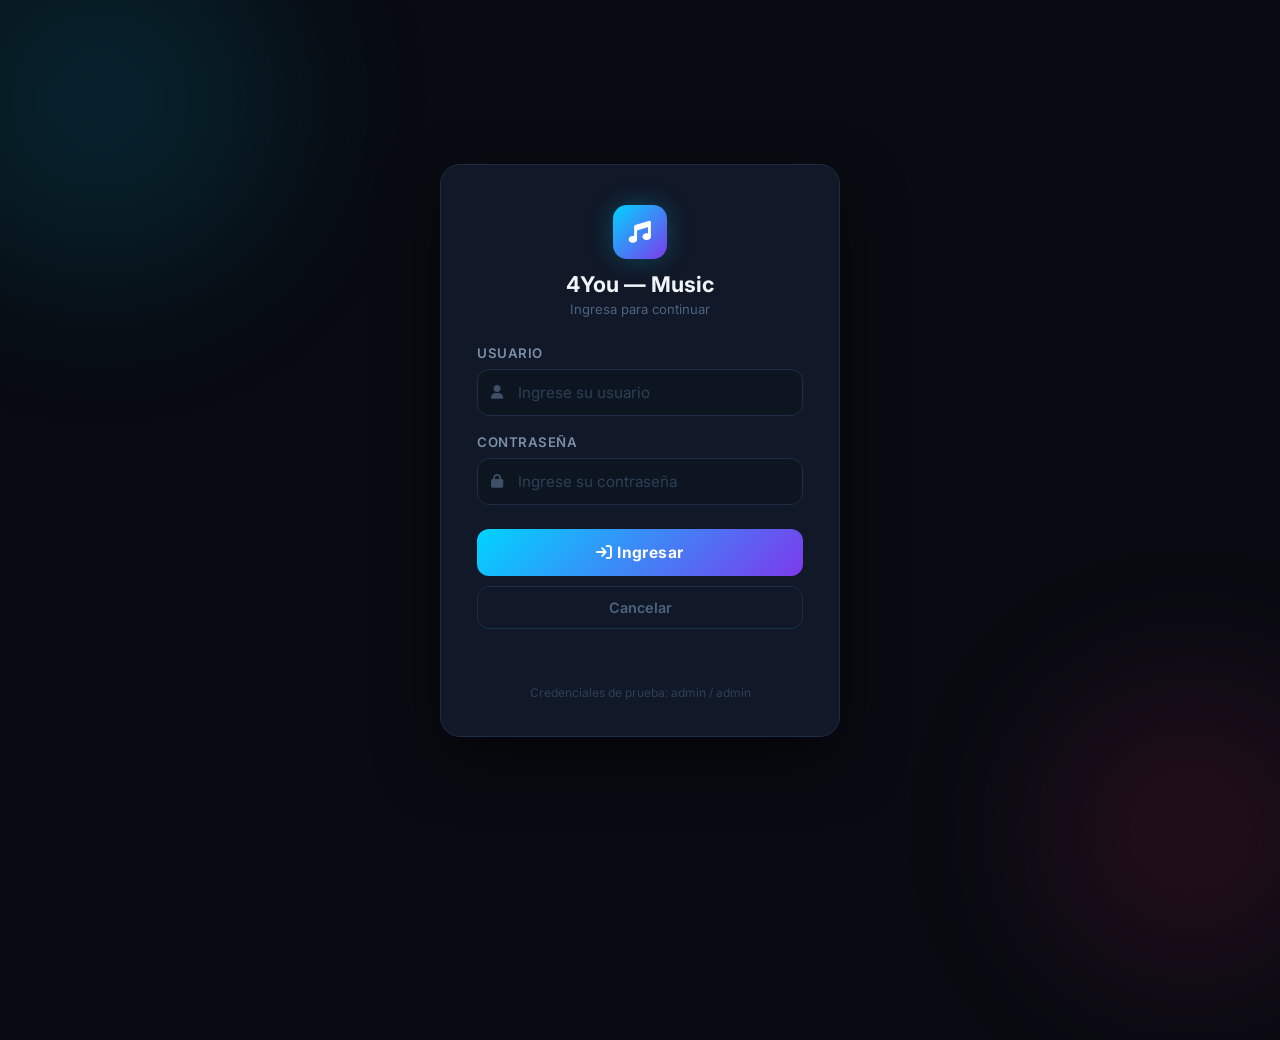
<file: index.html>
<!DOCTYPE html>
<html lang="es">
<head>
    <meta charset="UTF-8">
    <meta name="viewport" content="width=device-width, initial-scale=1.0">
    <title>Iniciar Sesión</title>
    <link href="https://fonts.googleapis.com/css2?family=Inter:wght@400;500;600;700&display=swap" rel="stylesheet">
    <link rel="stylesheet" href="https://cdnjs.cloudflare.com/ajax/libs/font-awesome/6.5.1/css/all.min.css">
    <style>
        *, *::before, *::after { box-sizing: border-box; margin: 0; padding: 0; }

        /* ── Page transitions ── */
        @keyframes pg-in  { from { opacity:0; transform:translateY(10px); } to { opacity:1; transform:translateY(0); } }
        @keyframes pg-out { from { opacity:1; transform:translateY(0); }   to { opacity:0; transform:translateY(-8px); } }
        body { animation: pg-in .35s ease both; }
        body.page-out { animation: pg-out .24s ease both !important; pointer-events: none !important; }

        body {
            min-height: 100vh;
            background: #080b11;
            display: flex;
            align-items: center;
            justify-content: center;
            font-family: 'Inter', sans-serif;
            position: relative;
            overflow: hidden;
        }

        /* Decorative blobs */
        body::before, body::after {
            content: '';
            position: absolute;
            border-radius: 50%;
            filter: blur(80px);
            opacity: .18;
            pointer-events: none;
        }
        body::before {
            width: 520px; height: 520px;
            background: radial-gradient(circle, #00d4ff, transparent 70%);
            top: -160px; left: -160px;
        }
        body::after {
            width: 420px; height: 420px;
            background: radial-gradient(circle, #ff2d78, transparent 70%);
            bottom: -140px; right: -120px;
        }

        .login-card {
            position: relative;
            z-index: 1;
            width: 100%;
            max-width: 400px;
            background: #111827;
            border: 1px solid #1e2d45;
            border-radius: 20px;
            padding: 40px 36px 36px;
            box-shadow: 0 24px 60px rgba(0,0,0,.5);
        }

        .login-logo {
            text-align: center;
            margin-bottom: 28px;
        }

        .login-logo-icon {
            width: 54px; height: 54px;
            background: linear-gradient(135deg, #00d4ff 0%, #7c3aed 100%);
            border-radius: 14px;
            display: inline-flex;
            align-items: center;
            justify-content: center;
            font-size: 22px;
            color: #fff;
            margin-bottom: 12px;
            box-shadow: 0 0 24px rgba(0,212,255,.25);
        }

        .login-title {
            font-size: 1.35rem;
            font-weight: 700;
            color: #f1f5f9;
            margin-bottom: 4px;
        }

        .login-subtitle {
            font-size: 0.82rem;
            color: #4d6480;
        }

        .form-group {
            margin-bottom: 18px;
        }

        .form-label {
            display: block;
            font-size: 0.83rem;
            font-weight: 600;
            color: #7a8fa8;
            margin-bottom: 8px;
            text-transform: uppercase;
            letter-spacing: .04em;
        }

        .input-wrap {
            position: relative;
        }

        .input-icon {
            position: absolute;
            left: 14px;
            top: 50%;
            transform: translateY(-50%);
            color: #3d5068;
            font-size: 14px;
            pointer-events: none;
        }

        .form-control {
            width: 100%;
            background: #0d1520;
            border: 1.5px solid #1e2d45;
            border-radius: 12px;
            padding: 13px 14px 13px 40px;
            font-size: 0.95rem;
            font-family: 'Inter', sans-serif;
            color: #e8edf5;
            transition: border-color .2s, box-shadow .2s;
        }

        .form-control::placeholder { color: #2d4057; }

        .form-control:focus {
            outline: none;
            border-color: #00d4ff;
            box-shadow: 0 0 0 4px rgba(0,212,255,.12);
        }

        .btn-login {
            width: 100%;
            padding: 14px;
            margin-top: 6px;
            border: none;
            border-radius: 12px;
            background: linear-gradient(135deg, #00d4ff 0%, #7c3aed 100%);
            color: #fff;
            font-size: 0.97rem;
            font-weight: 700;
            font-family: 'Inter', sans-serif;
            cursor: pointer;
            transition: opacity .2s, transform .15s;
            letter-spacing: .03em;
        }

        .btn-login:hover  { opacity: .88; transform: translateY(-1px); }
        .btn-login:active { transform: translateY(0); }

        .btn-cancel {
            width: 100%;
            padding: 12px;
            margin-top: 10px;
            border: 1.5px solid #1e2d45;
            border-radius: 12px;
            background: transparent;
            color: #4d6480;
            font-size: 0.9rem;
            font-weight: 600;
            font-family: 'Inter', sans-serif;
            cursor: pointer;
            transition: background .2s, color .2s, border-color .2s;
        }

        .btn-cancel:hover {
            background: #1a2d44;
            color: #7a8fa8;
            border-color: #2a3f58;
        }

        #mensaje {
            min-height: 22px;
            margin-top: 14px;
            text-align: center;
            font-size: 0.85rem;
            font-weight: 600;
            color: #ff6b6b;
            padding: 0 4px;
        }

        #mensaje.success {
            color: #39d353;
        }

        .login-hint {
            text-align: center;
            margin-top: 20px;
            font-size: 0.75rem;
            color: #2d4057;
        }
    </style>
</head>
<body>

<div class="login-card">
    <div class="login-logo">
        <div class="login-logo-icon"><i class="fas fa-music"></i></div>
        <div class="login-title">4You — Music</div>
        <div class="login-subtitle">Ingresa para continuar</div>
    </div>

    <div class="form-group">
        <label class="form-label">Usuario</label>
        <div class="input-wrap">
            <i class="fas fa-user input-icon"></i>
            <input type="text" id="usuario" class="form-control" placeholder="Ingrese su usuario" autocomplete="username">
        </div>
    </div>

    <div class="form-group">
        <label class="form-label">Contraseña</label>
        <div class="input-wrap">
            <i class="fas fa-lock input-icon"></i>
            <input type="password" id="password" class="form-control" placeholder="Ingrese su contraseña" autocomplete="current-password"
                   onkeydown="if(event.key==='Enter') validarLogin()">
        </div>
    </div>

    <button class="btn-login" onclick="validarLogin()">
        <i class="fas fa-arrow-right-to-bracket"></i> Ingresar
    </button>
    <button class="btn-cancel" onclick="limpiar()">Cancelar</button>

    <div id="mensaje"></div>

    <p class="login-hint">Credenciales de prueba: admin / admin</p>
</div>

<script>
    function validarLogin() {
        const usuario  = document.getElementById("usuario").value;
        const password = document.getElementById("password").value;
        const mensaje  = document.getElementById("mensaje");

        if (usuario === "admin" && password === "admin") {
            mensaje.className = "success";
            mensaje.textContent = "Acceso correcto, redirigiendo…";
            document.body.classList.add('page-out');
            setTimeout(function(){ window.location.href = "hub.html"; }, 260);
        } else {
            mensaje.className = "";
            mensaje.textContent = "Usuario o contraseña incorrectos";
            /* shake animation */
            const card = document.querySelector('.login-card');
            card.style.animation = 'shake .35s ease';
            setTimeout(()=> card.style.animation = '', 400);
        }
    }

    function limpiar() {
        document.getElementById("usuario").value  = "";
        document.getElementById("password").value = "";
        document.getElementById("mensaje").textContent = "";
        document.getElementById("mensaje").className = "";
    }
</script>

<style>
@keyframes shake {
    0%,100% { transform: translateX(0); }
    20%      { transform: translateX(-8px); }
    40%      { transform: translateX(8px); }
    60%      { transform: translateX(-5px); }
    80%      { transform: translateX(5px); }
}

/* ════════════════════════════════════════════════════
   RESPONSIVE — TABLET  (max-width: 1024px)
   La tarjeta de login ya tiene max-width:400px y
   está centrada, así que solo ajustamos padding.
════════════════════════════════════════════════════ */
@media (max-width: 1024px) {

  .login-card {
    padding: 32px 28px 28px !important;
  }
}

/* ════════════════════════════════════════════════════
   RESPONSIVE — MÓVIL  (max-width: 640px)
   La tarjeta ocupa casi todo el ancho de pantalla.
   Los blobs decorativos se escalan para no desbordar.
════════════════════════════════════════════════════ */
@media (max-width: 640px) {

  /* ── Cuerpo: permitir scroll si la pantalla es muy baja ── */
  body {
    align-items: flex-start !important;
    padding: 24px 14px !important;
    overflow: auto !important;
  }

  /* ── Blobs decorativos más pequeños ── */
  body::before {
    width: 280px !important;
    height: 280px !important;
    top: -100px !important;
    left: -100px !important;
  }
  body::after {
    width: 220px !important;
    height: 220px !important;
    bottom: -80px !important;
    right: -80px !important;
  }

  /* ── Tarjeta: ancho completo, padding reducido ── */
  .login-card {
    max-width: 100% !important;
    padding: 28px 18px 22px !important;
    border-radius: 16px !important;
  }

  /* ── Logo un poco más pequeño ── */
  .login-logo-icon {
    width: 46px !important;
    height: 46px !important;
    font-size: 18px !important;
  }

  .login-title {
    font-size: 1.15rem !important;
  }

  /* ── Inputs cómodos para el teclado táctil ── */
  .form-control {
    padding: 14px 14px 14px 40px !important;
    font-size: 1rem !important;
  }

  /* ── Botones más altos para toque fácil ── */
  .btn-login {
    padding: 16px !important;
    font-size: 1rem !important;
  }
  .btn-cancel {
    padding: 14px !important;
  }
}
</style>

</body>
</html>
</file>
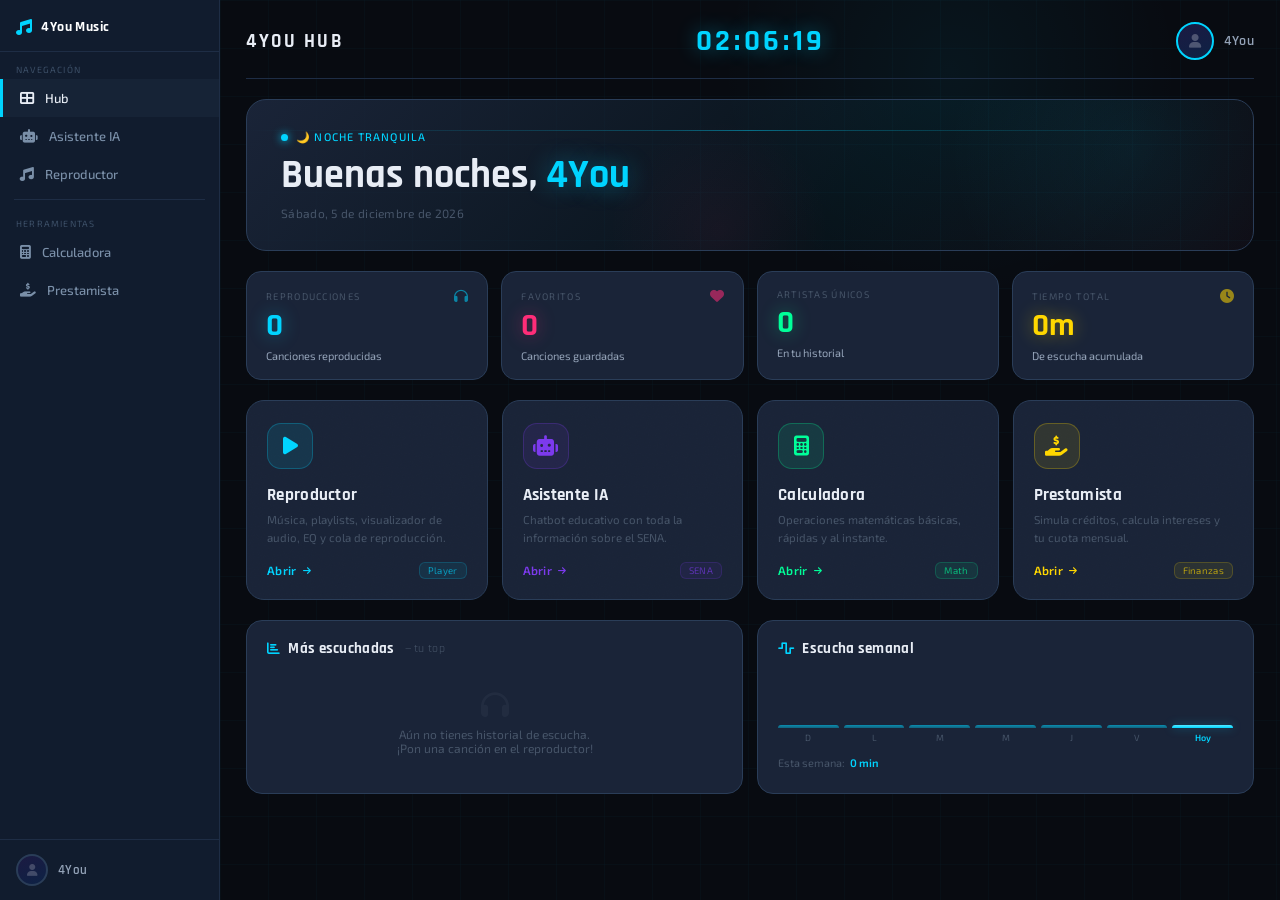
<file: hub.html>
<!DOCTYPE html>
<html lang="es">
<head>
  <meta charset="UTF-8">
  <meta name="viewport" content="width=device-width, initial-scale=1.0">
  <title>4You — Hub</title>
  <link rel="preconnect" href="https://fonts.googleapis.com">
  <link rel="preconnect" href="https://fonts.gstatic.com" crossorigin>
  <link href="https://fonts.googleapis.com/css2?family=Rajdhani:wght@400;500;600;700&family=Exo+2:wght@300;400;500;600&display=swap" rel="stylesheet">
  <link rel="stylesheet" href="https://cdnjs.cloudflare.com/ajax/libs/font-awesome/6.5.1/css/all.min.css">
  <style>
    /* ══════════════════════════════════════════
       VARIABLES — espejo exacto del reproductor
    ══════════════════════════════════════════ */
    :root {
      --bg0:#080b11; --bg1:#0d1220; --bg2:#111927; --bg3:#172035;
      --card:#1a2438; --card-h:#1f2d44;
      --border:#1e2d45; --border-bright:#2a3d58;
      --cyan:#00d4ff; --pink:#ff2d78; --violet:#7c3aed;
      --green:#00ff99; --gold:#ffd700;
      --text0:#e8edf5; --text1:#94a3b8; --text2:#475569;
      --rgb-dur:5s;
    }

    /* ══════════════════════════════════════════
       RESET
    ══════════════════════════════════════════ */
    *, *::before, *::after { box-sizing: border-box; margin:0; padding:0; }
    html, body { height:100%; overflow:hidden; }
    a { text-decoration:none; color:inherit; }

    body {
      font-family:'Exo 2', sans-serif;
      background: var(--bg0);
      color: var(--text0);
      display: flex;
    }

    /* ══════════════════════════════════════════
       PAGE TRANSITIONS
    ══════════════════════════════════════════ */
    @keyframes pg-in  { from{opacity:0;transform:translateY(6px)} to{opacity:1;transform:translateY(0)} }
    @keyframes pg-out { from{opacity:1;transform:translateY(0)} to{opacity:0;transform:translateY(-6px)} }
    body { animation: pg-in .3s ease both; }
    body.page-out { animation: pg-out .24s ease both !important; pointer-events:none !important; }

    /* ══════════════════════════════════════════
       KEYFRAMES
    ══════════════════════════════════════════ */
    @keyframes rgb-stroke {
      0%{border-color:#ff0066} 14%{border-color:#ff6600} 28%{border-color:#ffe600}
      42%{border-color:#00ff99} 57%{border-color:#00d4ff} 71%{border-color:#9b00ff}
      85%{border-color:#ff00aa} 100%{border-color:#ff0066}
    }
    @keyframes rgb-text {
      0%{color:#ff0066} 20%{color:#ff8800} 40%{color:#00ff88}
      60%{color:#00d4ff} 80%{color:#aa00ff} 100%{color:#ff0066}
    }
    @keyframes rgb-shadow {
      0%  {box-shadow:0 0 18px rgba(255,0,102,.3)}
      20% {box-shadow:0 0 18px rgba(255,136,0,.3)}
      40% {box-shadow:0 0 18px rgba(0,255,136,.3)}
      60% {box-shadow:0 0 18px rgba(0,212,255,.3)}
      80% {box-shadow:0 0 18px rgba(170,0,255,.3)}
      100%{box-shadow:0 0 18px rgba(255,0,102,.3)}
    }
    @keyframes fade-up {
      from{opacity:0;transform:translateY(16px)} to{opacity:1;transform:translateY(0)}
    }
    @keyframes blink { 0%,100%{opacity:.7} 50%{opacity:.15} }
    @keyframes pulse-dot {
      0%,100%{transform:scale(1);opacity:1} 50%{transform:scale(.65);opacity:.5}
    }
    @keyframes scan {
      from{transform:translateY(-100%)} to{transform:translateY(100vh)}
    }

    .rgb-accent { animation: rgb-text var(--rgb-dur) linear infinite; }

    /* ══════════════════════════════════════════
       SIDEBAR
    ══════════════════════════════════════════ */
    .sidebar {
      width:220px; min-height:100vh; flex-shrink:0;
      background:#111c2e; border-right:1px solid #1e2d45;
      display:flex; flex-direction:column;
      overflow-y:auto; overflow-x:hidden;
    }
    .sidebar::-webkit-scrollbar { width:0; }

    .snav-brand {
      padding:18px 16px 15px;
      color:#fff; font-size:14px; font-weight:700;
      border-bottom:1px solid #1e2d45;
      display:flex; align-items:center; gap:9px;
      letter-spacing:.4px; font-family:'Rajdhani',sans-serif; flex-shrink:0;
    }
    .snav-brand i { color:var(--cyan); font-size:16px; }

    .snav-label {
      padding:12px 16px 4px; flex-shrink:0;
      font-size:9px; color:#3d5068;
      text-transform:uppercase; letter-spacing:1.2px;
      font-family:'Exo 2',sans-serif;
    }
    .snav-divider { height:1px; background:#1e2d45; margin:6px 14px; flex-shrink:0; }

    .snav-item {
      display:flex; align-items:center; gap:11px;
      padding:11px 17px; flex-shrink:0;
      color:#7a8fa8; font-size:13px; font-weight:500;
      text-decoration:none; cursor:pointer;
      border-left:3px solid transparent;
      transition:background .15s, color .15s, border-color .15s;
      font-family:'Exo 2',sans-serif;
    }
    .snav-item i { font-size:14px; flex-shrink:0; }
    .snav-item:hover { background:#1a2d44; color:#e8edf5; border-left-color:#39d353; }
    .snav-item.active { background:#162336; color:#e8edf5; border-left-color:var(--cyan); }

    /* Sidebar profile footer */
    .snav-profile {
      margin-top:auto; padding:14px 16px;
      border-top:1px solid #1e2d45;
      display:flex; align-items:center; gap:10px;
      flex-shrink:0;
    }
    .snav-profile-avatar {
      width:32px; height:32px; border-radius:50%; flex-shrink:0;
      background:linear-gradient(155deg,#1c1a42,#0d2245);
      border:2px solid var(--border-bright); overflow:hidden;
      display:flex; align-items:center; justify-content:center;
      font-size:12px; color:rgba(255,255,255,.2); position:relative;
    }
    .snav-profile-avatar img { position:absolute; inset:0; width:100%; height:100%; object-fit:cover; }
    .snav-profile-name {
      font-family:'Rajdhani',sans-serif; font-size:13px; font-weight:600;
      color:var(--text1); letter-spacing:.4px; white-space:nowrap;
      overflow:hidden; text-overflow:ellipsis; flex:1; min-width:0;
    }

    /* ══════════════════════════════════════════
       MAIN SCROLL AREA
    ══════════════════════════════════════════ */
    .main-area {
      flex:1; display:flex; flex-direction:column;
      overflow-y:auto; overflow-x:hidden;
      position:relative;
      scrollbar-width:thin;
      scrollbar-color:var(--border-bright) transparent;
    }

    /* Subtle grid overlay */
    .main-area::before {
      content:''; position:fixed;
      top:0; left:220px; right:0; bottom:0;
      background-image:
        linear-gradient(rgba(0,212,255,.022) 1px, transparent 1px),
        linear-gradient(90deg, rgba(0,212,255,.022) 1px, transparent 1px);
      background-size:48px 48px;
      pointer-events:none; z-index:0;
    }

    /* Ambient glow blobs */
    .main-area::after {
      content:''; position:fixed;
      top:-180px; right:80px;
      width:500px; height:500px;
      background:radial-gradient(circle, rgba(0,212,255,.055) 0%, transparent 65%);
      pointer-events:none; z-index:0;
    }

    .hub-content {
      position:relative; z-index:1;
      padding:22px 26px 36px;
      display:flex; flex-direction:column;
      gap:20px;
      min-height:100%;
    }

    /* ══════════════════════════════════════════
       TOP BAR
    ══════════════════════════════════════════ */
    .hub-topbar {
      display:flex; align-items:center; justify-content:space-between;
      padding-bottom:18px;
      border-bottom:1px solid var(--border);
      animation: fade-up .3s ease both;
      flex-shrink:0;
    }

    .hub-wordmark {
      font-family:'Rajdhani',sans-serif;
      font-size:19px; font-weight:700;
      letter-spacing:2.5px; text-transform:uppercase;
    }
    .hub-wordmark .accent { animation:rgb-text var(--rgb-dur) linear infinite; }

    .hub-clock {
      font-family:'Rajdhani',sans-serif;
      font-size:30px; font-weight:700;
      color:var(--cyan); letter-spacing:3px;
      text-shadow:0 0 20px rgba(0,212,255,.45);
      display:flex; align-items:center;
      user-select:none;
    }
    .clock-sep { animation:blink 1s step-end infinite; margin:0 1px; }

    .hub-user {
      display:flex; align-items:center; gap:10px;
    }
    .hub-avatar {
      width:38px; height:38px; border-radius:50%;
      background:linear-gradient(155deg,#1c1a42,#0d2245);
      border:2.5px solid var(--cyan);
      overflow:hidden; position:relative;
      display:flex; align-items:center; justify-content:center;
      font-size:14px; color:rgba(255,255,255,.25);
      animation:rgb-stroke var(--rgb-dur) linear infinite,
                rgb-shadow var(--rgb-dur) linear infinite;
    }
    .hub-avatar img { position:absolute; inset:0; width:100%; height:100%; object-fit:cover; }
    .hub-username {
      font-family:'Rajdhani',sans-serif;
      font-size:14px; font-weight:600;
      color:var(--text1); letter-spacing:.5px;
    }

    /* ══════════════════════════════════════════
       GREETING HERO
    ══════════════════════════════════════════ */
    .hub-greeting {
      position:relative; overflow:hidden;
      background:linear-gradient(135deg, var(--card) 0%, rgba(0,212,255,.04) 60%, rgba(255,45,120,.03) 100%);
      border:1px solid var(--border-bright);
      border-radius:20px;
      padding:30px 34px;
      animation:fade-up .38s .04s ease both;
    }

    /* Decorative corner glow */
    .hub-greeting::before {
      content:''; position:absolute;
      width:400px; height:400px;
      background:radial-gradient(circle, rgba(0,212,255,.07) 0%, transparent 65%);
      top:-150px; right:-80px; pointer-events:none;
    }
    .hub-greeting::after {
      content:''; position:absolute;
      width:240px; height:240px;
      background:radial-gradient(circle, rgba(255,45,120,.05) 0%, transparent 65%);
      bottom:-100px; left:35%; pointer-events:none;
    }

    /* Scan line sweep */
    .greeting-scan {
      position:absolute; left:0; right:0; height:1px;
      background:linear-gradient(90deg, transparent 0%, rgba(0,212,255,.25) 40%, rgba(0,212,255,.45) 50%, rgba(0,212,255,.25) 60%, transparent 100%);
      animation:scan 6s ease-in-out infinite;
      pointer-events:none;
    }

    .greeting-eyebrow {
      position:relative;
      font-size:11px; color:var(--cyan);
      font-family:'Exo 2',sans-serif; font-weight:500;
      letter-spacing:1.2px; text-transform:uppercase;
      display:flex; align-items:center; gap:8px;
      margin-bottom:10px;
    }
    .greeting-dot {
      width:7px; height:7px; border-radius:50%;
      background:var(--cyan);
      box-shadow:0 0 8px var(--cyan);
      animation:pulse-dot 2s ease-in-out infinite;
    }

    .greeting-title {
      position:relative;
      font-family:'Rajdhani',sans-serif;
      font-size:40px; font-weight:700;
      color:var(--text0); line-height:1.1;
      margin-bottom:8px;
    }
    .greeting-title .name {
      color:var(--cyan);
      text-shadow:0 0 24px rgba(0,212,255,.4);
    }

    .greeting-date {
      position:relative;
      font-size:12px; color:var(--text2);
      font-family:'Exo 2',sans-serif; letter-spacing:.3px;
    }

    /* ══════════════════════════════════════════
       STATS ROW
    ══════════════════════════════════════════ */
    .hub-stats {
      display:grid;
      grid-template-columns:repeat(4,1fr);
      gap:13px;
      animation:fade-up .38s .08s ease both;
    }

    .stat-tile {
      background:var(--card); border:1px solid var(--border-bright);
      border-radius:15px; padding:17px 19px;
      display:flex; flex-direction:column; gap:7px;
      transition:transform .26s cubic-bezier(.34,1.56,.64,1), border-color .22s, box-shadow .22s;
    }
    .stat-tile:hover { transform:translateY(-4px); }

    .stat-tile-head {
      display:flex; align-items:center;
      justify-content:space-between;
    }
    .stat-tile-label {
      font-size:9.5px; color:var(--text2);
      text-transform:uppercase; letter-spacing:1.3px;
      font-family:'Exo 2',sans-serif;
    }
    .stat-tile-ico { font-size:14px; opacity:.55; }

    .stat-tile-val {
      font-family:'Rajdhani',sans-serif;
      font-size:32px; font-weight:700;
      line-height:1;
    }
    .stat-tile-sub {
      font-size:11px; color:var(--text1);
      font-family:'Exo 2',sans-serif;
    }

    /* Color variants */
    .st-cyan  .stat-tile-ico,.st-cyan  .stat-tile-val { color:var(--cyan); }
    .st-pink  .stat-tile-ico,.st-pink  .stat-tile-val { color:var(--pink); }
    .st-green .stat-tile-ico,.st-green .stat-tile-val { color:var(--green); }
    .st-gold  .stat-tile-ico,.st-gold  .stat-tile-val { color:var(--gold); }

    .st-cyan  .stat-tile-val { text-shadow:0 0 18px rgba(0,212,255,.4); }
    .st-pink  .stat-tile-val { text-shadow:0 0 18px rgba(255,45,120,.4); }
    .st-green .stat-tile-val { text-shadow:0 0 18px rgba(0,255,153,.4); }
    .st-gold  .stat-tile-val { text-shadow:0 0 18px rgba(255,215,0,.4); }

    .st-cyan:hover  { border-color:rgba(0,212,255,.45);  box-shadow:0 10px 30px rgba(0,212,255,.1); }
    .st-pink:hover  { border-color:rgba(255,45,120,.45); box-shadow:0 10px 30px rgba(255,45,120,.1); }
    .st-green:hover { border-color:rgba(0,255,153,.45);  box-shadow:0 10px 30px rgba(0,255,153,.1); }
    .st-gold:hover  { border-color:rgba(255,215,0,.45);  box-shadow:0 10px 30px rgba(255,215,0,.1); }

    /* ══════════════════════════════════════════
       LAUNCH CARDS
    ══════════════════════════════════════════ */
    .hub-launch {
      display:grid;
      grid-template-columns:repeat(4,1fr);
      gap:14px;
      animation:fade-up .38s .12s ease both;
    }

    .launch-card {
      background:var(--card);
      border:1px solid var(--border-bright);
      border-radius:18px;
      padding:22px 20px 20px;
      display:flex; flex-direction:column; gap:15px;
      position:relative; overflow:hidden;
      cursor:pointer;
      transition:transform .3s cubic-bezier(.34,1.56,.64,1), border-color .22s, box-shadow .22s;
    }

    /* Top-right radial glow — invisible until hover */
    .launch-card::before {
      content:''; position:absolute;
      top:-30px; right:-30px;
      width:130px; height:130px;
      border-radius:50%;
      opacity:0; transition:opacity .28s;
      pointer-events:none;
    }
    /* Bottom noise texture */
    .launch-card::after {
      content:''; position:absolute;
      inset:0; border-radius:inherit;
      background-image:url("data:image/svg+xml,%3Csvg viewBox='0 0 200 200' xmlns='http://www.w3.org/2000/svg'%3E%3Cfilter id='n'%3E%3CfeTurbulence type='fractalNoise' baseFrequency='0.9' numOctaves='4'/%3E%3C/filter%3E%3Crect width='100%25' height='100%25' filter='url(%23n)' opacity='0.03'/%3E%3C/svg%3E");
      background-size:200px;
      opacity:.4; pointer-events:none;
    }

    .launch-card:hover { transform:translateY(-6px); }
    .launch-card:hover::before { opacity:1; }

    /* Per-card accent */
    .lc-player { --lc-c:#00d4ff; --lc-r:0,212,255; }
    .lc-ia     { --lc-c:#7c3aed; --lc-r:124,58,237; }
    .lc-calc   { --lc-c:#00ff99; --lc-r:0,255,153; }
    .lc-lender { --lc-c:#ffd700; --lc-r:255,215,0; }

    .launch-card::before { background:radial-gradient(circle, rgba(var(--lc-r),.16) 0%, transparent 65%); }
    .launch-card:hover { border-color:rgba(var(--lc-r),.55); box-shadow:0 14px 44px rgba(var(--lc-r),.16), 0 0 0 1px rgba(var(--lc-r),.12); }

    .lc-icon {
      width:46px; height:46px; border-radius:14px;
      display:flex; align-items:center; justify-content:center;
      font-size:20px;
      background:rgba(var(--lc-r),.1);
      border:1px solid rgba(var(--lc-r),.25);
      color:var(--lc-c);
      transition:transform .28s cubic-bezier(.34,1.56,.64,1), box-shadow .25s;
      position:relative; z-index:1;
    }
    .launch-card:hover .lc-icon {
      transform:scale(1.12) rotate(-6deg);
      box-shadow:0 0 22px rgba(var(--lc-r),.4);
    }

    .lc-body { flex:1; position:relative; z-index:1; }
    .lc-title {
      font-family:'Rajdhani',sans-serif;
      font-size:17px; font-weight:700;
      color:var(--text0); margin-bottom:5px; letter-spacing:.3px;
    }
    .lc-desc {
      font-size:11.5px; color:var(--text2);
      line-height:1.55; font-family:'Exo 2',sans-serif;
    }

    .lc-footer {
      display:flex; align-items:center;
      justify-content:space-between;
      position:relative; z-index:1;
    }
    .lc-cta {
      display:flex; align-items:center; gap:6px;
      font-size:12px; font-weight:600;
      font-family:'Exo 2',sans-serif;
      color:var(--lc-c); letter-spacing:.3px;
      transition:gap .2s;
    }
    .lc-cta i { font-size:9px; transition:transform .2s; }
    .launch-card:hover .lc-cta { gap:9px; }
    .launch-card:hover .lc-cta i { transform:translateX(3px); }

    .lc-tag {
      font-size:9.5px; color:rgba(var(--lc-r),.65);
      background:rgba(var(--lc-r),.08);
      border:1px solid rgba(var(--lc-r),.18);
      border-radius:6px; padding:2px 8px;
      font-family:'Exo 2',sans-serif; letter-spacing:.3px;
    }

    /* ══════════════════════════════════════════
       BOTTOM ROW
    ══════════════════════════════════════════ */
    .hub-bottom {
      display:grid;
      grid-template-columns:1fr 1fr;
      gap:14px;
      animation:fade-up .38s .16s ease both;
    }

    .hub-panel {
      background:var(--card);
      border:1px solid var(--border-bright);
      border-radius:16px;
      padding:18px 20px;
      display:flex; flex-direction:column; gap:13px;
    }

    .panel-head {
      display:flex; align-items:center; gap:8px;
      font-family:'Rajdhani',sans-serif;
      font-size:15px; font-weight:700;
      color:var(--text0); letter-spacing:.3px;
    }
    .panel-head i { color:var(--cyan); font-size:13px; }
    .panel-head .ph-dim { font-size:12px; font-weight:400; color:var(--text2); margin-left:2px; }

    /* Most-played list */
    .mp-list { display:flex; flex-direction:column; gap:6px; }
    .mp-row {
      display:grid;
      grid-template-columns:22px 1fr auto;
      align-items:center; gap:10px;
      padding:8px 10px; border-radius:10px;
      background:rgba(255,255,255,.02); border:1px solid transparent;
      transition:background .14s, border-color .14s; cursor:pointer;
    }
    .mp-row:hover { background:var(--card-h); border-color:var(--border-bright); }
    .mp-rank {
      font-family:'Rajdhani',sans-serif;
      font-size:17px; font-weight:700; text-align:center;
    }
    .mp-info { min-width:0; }
    .mp-name {
      font-size:13px; font-weight:600; color:var(--text0);
      font-family:'Rajdhani',sans-serif;
      white-space:nowrap; overflow:hidden; text-overflow:ellipsis;
    }
    .mp-artist { font-size:10px; color:var(--text1); }
    .mp-badge {
      font-size:10px; color:var(--text2);
      background:var(--bg2); border:1px solid var(--border-bright);
      border-radius:8px; padding:2px 9px;
      display:flex; align-items:center; gap:4px; white-space:nowrap;
      font-family:'Exo 2',sans-serif;
    }
    .mp-empty {
      display:flex; flex-direction:column; align-items:center;
      gap:8px; padding:20px 0; text-align:center;
      color:var(--text2); font-size:12px;
    }
    .mp-empty i { font-size:28px; opacity:.18; }

    /* Weekly chart */
    .mini-chart {
      display:flex; align-items:flex-end; gap:5px; height:72px;
    }
    .mc-col {
      flex:1; display:flex; flex-direction:column;
      align-items:center; justify-content:flex-end; gap:4px; height:100%;
    }
    .mc-bar {
      width:100%; border-radius:4px 4px 0 0; min-height:3px;
      background:linear-gradient(0deg, rgba(0,212,255,.35), rgba(0,212,255,.6));
      transition:background .22s;
    }
    .mc-bar.today {
      background:linear-gradient(0deg, var(--cyan), #55e8ff);
      box-shadow:0 0 10px rgba(0,212,255,.35);
    }
    .mc-col:hover .mc-bar { background:linear-gradient(0deg, rgba(0,212,255,.65), var(--cyan)); }
    .mc-day {
      font-size:9px; color:var(--text2);
      font-family:'Exo 2',sans-serif;
    }
    .mc-day.today { color:var(--cyan); font-weight:600; }
    .chart-footer {
      font-size:11px; color:var(--text2); font-family:'Exo 2',sans-serif;
      display:flex; align-items:center; gap:5px;
    }
    .chart-footer .cf-val { color:var(--cyan); font-weight:600; }

    /* ══════════════════════════════════════════
       SCROLLBAR
    ══════════════════════════════════════════ */
    ::-webkit-scrollbar { width:4px; }
    ::-webkit-scrollbar-track { background:transparent; }
    ::-webkit-scrollbar-thumb { background:var(--border-bright); border-radius:2px; }
    ::-webkit-scrollbar-thumb:hover { background:var(--text2); }

    /* ══════════════════════════════════════════════════════════
       RESPONSIVE — TABLET  (max-width: 1024px)
       Reduce paddings y tipografía del greeting hero.
    ══════════════════════════════════════════════════════════ */
    @media (max-width: 1024px) {

      /* Reloj más pequeño */
      .hub-clock { font-size: 22px !important; letter-spacing: 2px !important; }

      /* Greeting con menos padding */
      .hub-greeting { padding: 22px 22px !important; }
      .greeting-title { font-size: 30px !important; }

      /* Stats en 2 columnas (de 4) */
      .hub-stats {
        grid-template-columns: repeat(2, 1fr) !important;
      }

      /* Launch cards en 2 columnas */
      .hub-launch {
        grid-template-columns: repeat(2, 1fr) !important;
      }

      /* Reducir padding general del contenido */
      .hub-content { padding: 16px 16px 28px !important; }
    }

    /* ══════════════════════════════════════════════════════════
       RESPONSIVE — MÓVIL  (max-width: 640px)
       - La sidebar se convierte en barra inferior fija.
       - Todo el contenido se apila en 1 columna.
       - El body puede hacer scroll vertical.
    ══════════════════════════════════════════════════════════ */
    @media (max-width: 640px) {

      /* ── Permitir scroll vertical ── */
      html, body {
        overflow: auto !important;
        height: auto !important;
      }

      /* ── Layout: apilado ── */
      body { flex-direction: column !important; }

      /* ── Sidebar → barra inferior fija ── */
      .sidebar {
        position: fixed !important;
        bottom: 0; left: 0; right: 0;
        width: 100% !important;
        min-height: 0 !important;
        height: 56px !important;
        flex-direction: row !important;
        border-right: none !important;
        border-top: 1px solid var(--border-bright) !important;
        overflow: hidden !important;
        z-index: 1000;
        padding: 0 !important;
        justify-content: space-around;
      }

      /* Ocultar elementos que no caben en barra inferior */
      .snav-brand,
      .snav-label,
      .snav-divider,
      .snav-profile {
        display: none !important;
      }

      /* Ítem de nav: solo icono + texto pequeño */
      .snav-item {
        flex-direction: column !important;
        justify-content: center !important;
        align-items: center !important;
        gap: 2px !important;
        padding: 6px 0 !important;
        font-size: 9px !important;
        width: auto !important;
        flex: 1 !important;
        border-left: none !important;
        border-bottom: 3px solid transparent !important;
      }
      .snav-item i { font-size: 17px !important; }
      .snav-item.active {
        border-bottom-color: var(--cyan) !important;
        border-left-color: transparent !important;
      }
      .snav-item span { font-size: 9px !important; line-height: 1; }

      /* ── Área principal: scroll y padding para barra inferior ── */
      .main-area {
        overflow: visible !important;
        padding-bottom: 70px !important; /* espacio para la barra inferior */
      }

      /* ── Grid de líneas decorativas: ajustar left ── */
      .main-area::before { left: 0 !important; }

      /* ── Contenido del hub ── */
      .hub-content { padding: 14px 12px 24px !important; gap: 14px !important; }

      /* ── Top bar: ocultar reloj en pantallas muy pequeñas ── */
      .hub-clock { font-size: 18px !important; letter-spacing: 1.5px !important; }
      .hub-wordmark { font-size: 14px !important; letter-spacing: 1.5px !important; }
      .hub-username { display: none !important; } /* ahorra espacio */

      /* ── Greeting hero ── */
      .hub-greeting { padding: 18px 16px !important; }
      .greeting-title { font-size: 24px !important; }

      /* ── Stats: 2 columnas en móvil ── */
      .hub-stats {
        grid-template-columns: repeat(2, 1fr) !important;
        gap: 10px !important;
      }
      .stat-tile { padding: 14px 14px !important; }
      .stat-tile-val { font-size: 24px !important; }

      /* ── Launch cards: 1 columna en móvil ── */
      .hub-launch {
        grid-template-columns: 1fr !important;
        gap: 10px !important;
      }
      .launch-card { padding: 16px 16px 14px !important; }

      /* ── Bottom: 1 columna ── */
      .hub-bottom {
        grid-template-columns: 1fr !important;
        gap: 12px !important;
      }
    }
  </style>
</head>
<body>

<!-- ══ SIDEBAR ══ -->
<nav class="sidebar">
  <div class="snav-brand">
    <i class="fas fa-music"></i><span>4You Music</span>
  </div>

  <div class="snav-label">Navegación</div>
  <a class="snav-item active" href="hub.html"><i class="fas fa-th-large"></i><span>Hub</span></a>
  <a class="snav-item" href="IA.html"><i class="fas fa-robot"></i><span>Asistente IA</span></a>
  <a class="snav-item" href="reproductor.html"><i class="fas fa-music"></i><span>Reproductor</span></a>

  <div class="snav-divider"></div>
  <div class="snav-label">Herramientas</div>
  <a class="snav-item" href="Indexx.html"><i class="fas fa-calculator"></i><span>Calculadora</span></a>
  <a class="snav-item" href="Indexx.html#prestamista"><i class="fas fa-hand-holding-dollar"></i><span>Prestamista</span></a>

  <!-- Profile footer -->
  <div class="snav-profile">
    <div class="snav-profile-avatar" id="snavAvatar">
      <i class="fas fa-user"></i>
    </div>
    <span class="snav-profile-name" id="snavName">4You</span>
  </div>
</nav>

<!-- ══ MAIN ══ -->
<div class="main-area">
  <div class="hub-content">

    <!-- Top bar -->
    <div class="hub-topbar">
      <div class="hub-wordmark">4YOU <span class="accent">HUB</span></div>

      <div class="hub-clock">
        <span id="ch">00</span><span class="clock-sep">:</span><span id="cm">00</span><span class="clock-sep">:</span><span id="cs">00</span>
      </div>

      <div class="hub-user">
        <div class="hub-avatar" id="topAvatar"><i class="fas fa-user"></i></div>
        <span class="hub-username" id="topUsername">4You</span>
      </div>
    </div>

    <!-- Greeting hero -->
    <div class="hub-greeting">
      <div class="greeting-scan"></div>
      <div class="greeting-eyebrow">
        <div class="greeting-dot"></div>
        <span id="greetEyebrow">Sistema activo</span>
      </div>
      <h1 class="greeting-title">
        <span id="greetPhrase">Bienvenido,</span>&nbsp;<span class="name" id="greetName">4You</span>
      </h1>
      <p class="greeting-date" id="greetDate"></p>
    </div>

    <!-- Stats -->
    <div class="hub-stats">
      <div class="stat-tile st-cyan">
        <div class="stat-tile-head">
          <span class="stat-tile-label">Reproducciones</span>
          <i class="fas fa-headphones stat-tile-ico"></i>
        </div>
        <span class="stat-tile-val" id="stPlays">—</span>
        <span class="stat-tile-sub">Canciones reproducidas</span>
      </div>
      <div class="stat-tile st-pink">
        <div class="stat-tile-head">
          <span class="stat-tile-label">Favoritos</span>
          <i class="fas fa-heart stat-tile-ico"></i>
        </div>
        <span class="stat-tile-val" id="stFavs">—</span>
        <span class="stat-tile-sub">Canciones guardadas</span>
      </div>
      <div class="stat-tile st-green">
        <div class="stat-tile-head">
          <span class="stat-tile-label">Artistas únicos</span>
          <i class="fas fa-user-music stat-tile-ico"></i>
        </div>
        <span class="stat-tile-val" id="stArtists">—</span>
        <span class="stat-tile-sub">En tu historial</span>
      </div>
      <div class="stat-tile st-gold">
        <div class="stat-tile-head">
          <span class="stat-tile-label">Tiempo total</span>
          <i class="fas fa-clock stat-tile-ico"></i>
        </div>
        <span class="stat-tile-val" id="stTime">—</span>
        <span class="stat-tile-sub">De escucha acumulada</span>
      </div>
    </div>

    <!-- Launch grid -->
    <div class="hub-launch">

      <a class="launch-card lc-player" href="reproductor.html">
        <div class="lc-icon"><i class="fas fa-play"></i></div>
        <div class="lc-body">
          <div class="lc-title">Reproductor</div>
          <div class="lc-desc">Música, playlists, visualizador de audio, EQ y cola de reproducción.</div>
        </div>
        <div class="lc-footer">
          <div class="lc-cta">Abrir <i class="fas fa-arrow-right"></i></div>
          <span class="lc-tag">Player</span>
        </div>
      </a>

      <a class="launch-card lc-ia" href="IA.html">
        <div class="lc-icon"><i class="fas fa-robot"></i></div>
        <div class="lc-body">
          <div class="lc-title">Asistente IA</div>
          <div class="lc-desc">Chatbot educativo con toda la información sobre el SENA.</div>
        </div>
        <div class="lc-footer">
          <div class="lc-cta">Abrir <i class="fas fa-arrow-right"></i></div>
          <span class="lc-tag">SENA</span>
        </div>
      </a>

      <a class="launch-card lc-calc" href="Indexx.html">
        <div class="lc-icon"><i class="fas fa-calculator"></i></div>
        <div class="lc-body">
          <div class="lc-title">Calculadora</div>
          <div class="lc-desc">Operaciones matemáticas básicas, rápidas y al instante.</div>
        </div>
        <div class="lc-footer">
          <div class="lc-cta">Abrir <i class="fas fa-arrow-right"></i></div>
          <span class="lc-tag">Math</span>
        </div>
      </a>

      <a class="launch-card lc-lender" href="Indexx.html#prestamista">
        <div class="lc-icon"><i class="fas fa-hand-holding-dollar"></i></div>
        <div class="lc-body">
          <div class="lc-title">Prestamista</div>
          <div class="lc-desc">Simula créditos, calcula intereses y tu cuota mensual.</div>
        </div>
        <div class="lc-footer">
          <div class="lc-cta">Abrir <i class="fas fa-arrow-right"></i></div>
          <span class="lc-tag">Finanzas</span>
        </div>
      </a>

    </div>

    <!-- Bottom panels -->
    <div class="hub-bottom">

      <div class="hub-panel">
        <div class="panel-head">
          <i class="fas fa-chart-bar"></i>
          Más escuchadas
          <span class="ph-dim">— tu top</span>
        </div>
        <div class="mp-list" id="hubMostPlayed">
          <div class="mp-empty">
            <i class="fas fa-headphones"></i>
            <span>Aún no tienes historial de escucha.<br>¡Pon una canción en el reproductor!</span>
          </div>
        </div>
      </div>

      <div class="hub-panel">
        <div class="panel-head">
          <i class="fas fa-wave-square"></i>
          Escucha semanal
        </div>
        <div class="mini-chart" id="hubChart"></div>
        <div class="chart-footer">
          Esta semana: <span class="cf-val" id="hubWeekTotal">0 min</span>
        </div>
      </div>

    </div>

  </div><!-- /hub-content -->
</div><!-- /main-area -->


<script>
/* ── Apply saved theme ── */
(function () {
  try {
    const saved = localStorage.getItem('4you_theme');
    if (saved) {
      const { vars } = JSON.parse(saved);
      Object.entries(vars).forEach(([k, v]) =>
        document.documentElement.style.setProperty(k, v));
    }
  } catch {}
})();

/* ── Profile ── */
(function () {
  try {
    const p = JSON.parse(localStorage.getItem('4you_profile') || '{}');
    const name = p.name || '4You';

    // Topbar
    document.getElementById('topUsername').textContent = name;
    document.getElementById('greetName').textContent   = name;

    // Sidebar footer
    document.getElementById('snavName').textContent = name;

    if (p.photo) {
      const imgTag = `<img src="${p.photo}" alt="">`;
      document.getElementById('topAvatar').innerHTML   = imgTag;
      document.getElementById('snavAvatar').innerHTML  = imgTag;
    }
  } catch {}
})();

/* ── Live clock ── */
function tick() {
  const n = new Date(), pad = v => String(v).padStart(2, '0');
  document.getElementById('ch').textContent = pad(n.getHours());
  document.getElementById('cm').textContent = pad(n.getMinutes());
  document.getElementById('cs').textContent = pad(n.getSeconds());
}
tick();
setInterval(tick, 1000);

/* ── Greeting ── */
(function () {
  const h = new Date().getHours();
  const phrases = [
    { text: 'Buenas noches,', eye: '🌙 Noche tranquila' },
    { text: 'Buenos días,',   eye: '☀️ Buen día' },
    { text: 'Buenas tardes,', eye: '🌤️ Buenas tardes' },
    { text: 'Buenas noches,', eye: '🌙 Noche tranquila' },
  ];
  const idx = h < 6 ? 0 : h < 12 ? 1 : h < 20 ? 2 : 3;
  document.getElementById('greetPhrase').textContent  = phrases[idx].text;
  document.getElementById('greetEyebrow').textContent = phrases[idx].eye;

  const days   = ['Domingo','Lunes','Martes','Miércoles','Jueves','Viernes','Sábado'];
  const months = ['enero','febrero','marzo','abril','mayo','junio','julio',
                  'agosto','septiembre','octubre','noviembre','diciembre'];
  const d = new Date();
  document.getElementById('greetDate').textContent =
    `${days[d.getDay()]}, ${d.getDate()} de ${months[d.getMonth()]} de ${d.getFullYear()}`;
})();

/* ── Stats ── */
(function () {
  try {
    const playCounts = JSON.parse(localStorage.getItem('4you_playstats') || '{}');
    const favorites  = JSON.parse(localStorage.getItem('4you_favorites')  || '[]');
    const weeklyMins = JSON.parse(localStorage.getItem('4you_weekly')      || '{}');

    const totalPlays   = Object.values(playCounts).reduce((s, v) => s + v.plays, 0);
    const uniqueArtists = new Set(Object.values(playCounts).map(v => v.artist)).size;
    const totalMins    = Object.values(weeklyMins).reduce((s, v) => s + v, 0);
    const hh = Math.floor(totalMins / 60), mm = totalMins % 60;

    document.getElementById('stPlays').textContent   = totalPlays.toLocaleString() || '0';
    document.getElementById('stFavs').textContent    = favorites.length || '0';
    document.getElementById('stArtists').textContent = uniqueArtists || '0';
    document.getElementById('stTime').textContent    = totalMins === 0 ? '0m' : hh > 0 ? `${hh}h ${mm}m` : `${mm}m`;

    /* ── Most played ── */
    const entries = Object.values(playCounts).sort((a, b) => b.plays - a.plays).slice(0, 5);
    const list    = document.getElementById('hubMostPlayed');
    if (entries.length) {
      const colors = ['#ffd700', '#c0c0c0', '#cd7f32', 'var(--cyan)', 'var(--cyan)'];
      list.innerHTML = entries.map((e, i) => `
        <div class="mp-row">
          <span class="mp-rank" style="color:${colors[i]}">${i + 1}</span>
          <div class="mp-info">
            <div class="mp-name">${e.name}</div>
            <div class="mp-artist">${e.artist}</div>
          </div>
          <span class="mp-badge"><i class="fas fa-headphones"></i> ${e.plays}</span>
        </div>`).join('');
    }

    /* ── Weekly chart ── */
    const now   = new Date();
    const today = now.toISOString().slice(0, 10);
    const dayKeys = Array.from({ length: 7 }, (_, i) => {
      const d = new Date(now); d.setDate(d.getDate() - (6 - i));
      return d.toISOString().slice(0, 10);
    });
    const dayLabels = ['L', 'M', 'M', 'J', 'V', 'S', 'D'];
    // Offset so label[0] = correct weekday for dayKeys[0]
    const startDow = (new Date(dayKeys[0]).getDay() + 6) % 7; // Mon=0

    const vals  = dayKeys.map(k => weeklyMins[k] || 0);
    const maxV  = Math.max(...vals, 1);
    const chart = document.getElementById('hubChart');

    chart.innerHTML = dayKeys.map((k, i) => {
      const pxH   = Math.max(Math.round((vals[i] / maxV) * 62), 3);
      const isToday = k === today;
      const lbl   = dayLabels[(startDow + i) % 7];
      return `
        <div class="mc-col" title="${vals[i]} min">
          <div class="mc-bar ${isToday ? 'today' : ''}" style="height:${pxH}px"></div>
          <div class="mc-day ${isToday ? 'today' : ''}">${isToday ? 'Hoy' : lbl}</div>
        </div>`;
    }).join('');

    const weekTotal = vals.reduce((s, v) => s + v, 0);
    document.getElementById('hubWeekTotal').textContent =
      weekTotal > 0 ? `${weekTotal} min` : '0 min';

  } catch (e) { console.error('[Hub stats]', e); }
})();

/* ── Page transitions ── */
(function () {
  function navigate(url) {
    document.body.classList.add('page-out');
    setTimeout(() => { window.location.href = url; }, 240);
  }
  document.addEventListener('click', e => {
    const link = e.target.closest('a[href]'); if (!link) return;
    const href = link.getAttribute('href');
    if (!href || href.startsWith('javascript') || link.target === '_blank') return;
    e.preventDefault(); navigate(href);
  }, true);
  window._navigate = navigate;
})();
</script>

</body>
</html>
</file>
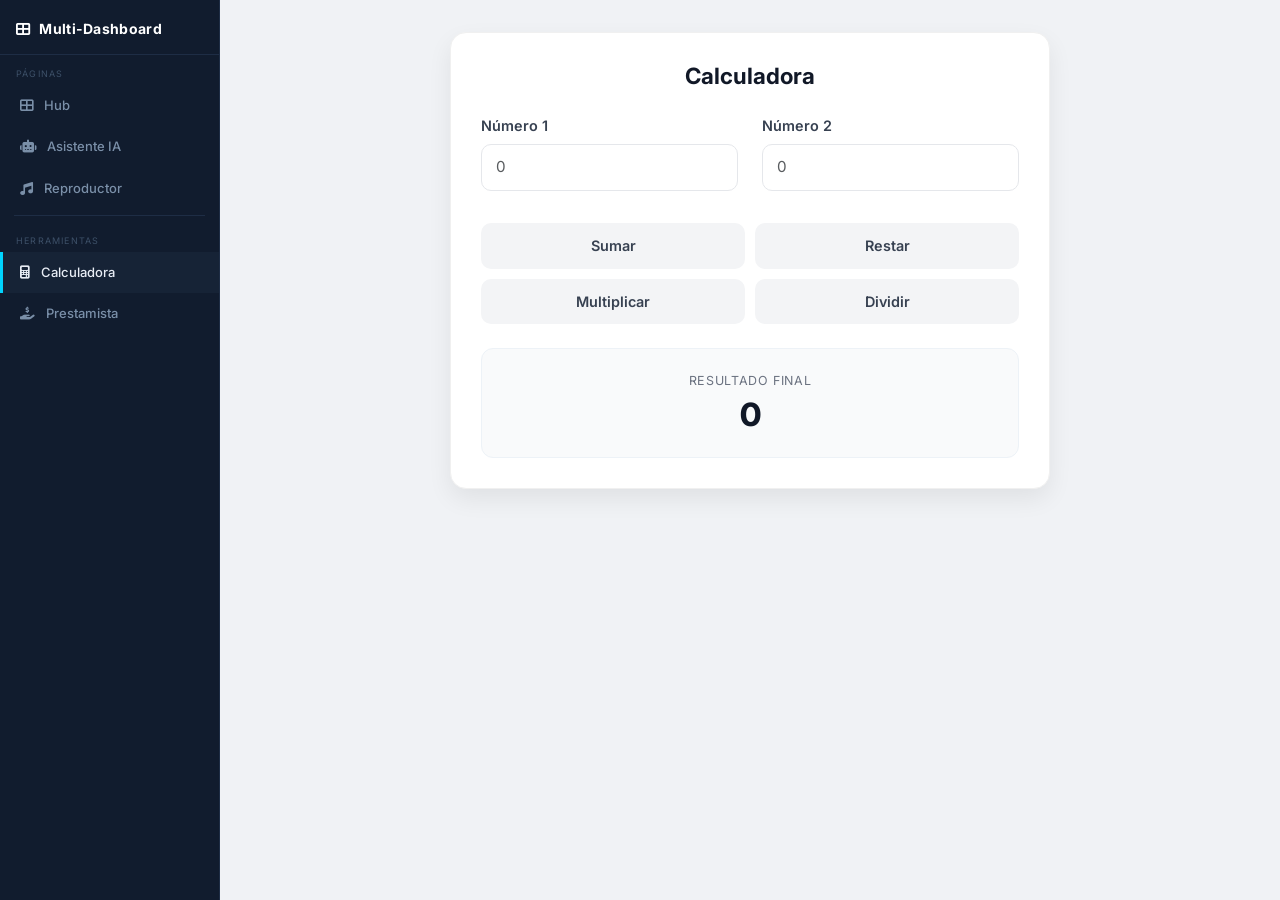
<file: Indexx.html>
<!DOCTYPE html>
<html lang="es">
<head>
    <meta charset="UTF-8">
    <meta name="viewport" content="width=device-width, initial-scale=1.0">
    <title>Multi-Dashboard</title>
    <link href="https://cdn.jsdelivr.net/npm/bootstrap@5.3.0/dist/css/bootstrap.min.css" rel="stylesheet">
    <link href="https://fonts.googleapis.com/css2?family=Inter:wght@400;600&display=swap" rel="stylesheet">
    <link rel="stylesheet" href="https://cdnjs.cloudflare.com/ajax/libs/font-awesome/6.5.1/css/all.min.css">
    <style>
        * { box-sizing: border-box; }

        body {
            margin: 0;
            display: flex;
            min-height: 100vh;
            background-color: #f0f2f5;
            font-family: 'Inter', sans-serif;
        }

        /* ── Page transitions ── */
        @keyframes pg-in  { from { opacity:0; transform:translateY(6px); } to { opacity:1; transform:translateY(0); } }
        @keyframes pg-out { from { opacity:1; transform:translateY(0); } to { opacity:0; transform:translateY(-6px); } }
        body { animation: pg-in .3s ease both; }
        body.page-out { animation: pg-out .24s ease both !important; pointer-events: none !important; }

        /* ── Sidebar ── */
        .sidebar {
            width: 220px;
            min-height: 100vh;
            background-color: #111c2e;
            display: flex;
            flex-direction: column;
            flex-shrink: 0;
            border-right: 1px solid #1e2d45;
        }

        .snav-brand {
            padding: 18px 16px 15px;
            color: #fff;
            font-size: 14px;
            font-weight: 700;
            border-bottom: 1px solid #1e2d45;
            display: flex;
            align-items: center;
            gap: 9px;
            letter-spacing: 0.3px;
        }

        .snav-label {
            padding: 12px 16px 4px;
            font-size: 9px;
            color: #3d5068;
            text-transform: uppercase;
            letter-spacing: 1.2px;
        }

        .snav-divider {
            height: 1px;
            background: #1e2d45;
            margin: 6px 14px;
        }

        .snav-item {
            display: flex;
            align-items: center;
            gap: 11px;
            padding: 11px 17px;
            color: #7a8fa8;
            font-size: 13px;
            font-weight: 500;
            text-decoration: none;
            cursor: pointer;
            border-left: 3px solid transparent;
            transition: background .15s, color .15s, border-color .15s;
            width: 100%;
            background: none;
            border-top: none;
            border-right: none;
            border-bottom: none;
            text-align: left;
        }

        .snav-item:hover {
            background: #1a2d44;
            color: #e8edf5;
            border-left-color: #39d353;
        }

        .snav-item.active {
            background: #162336;
            color: #e8edf5;
            border-left-color: #00d4ff;
        }

        /* ── Main area ── */
        .main-area {
            flex: 1;
            display: flex;
            flex-direction: column;
            padding: 32px 28px;
            overflow-y: auto;
        }

        /* ── Dashboard card ── */
        .dashboard-container {
            font-family: 'Inter', sans-serif;
            max-width: 600px;
            width: 100%;
            margin: 0 auto;
            background: #ffffff;
            padding: 30px;
            border-radius: 16px;
            box-shadow: 0 10px 25px rgba(0,0,0,0.07);
            border: 1px solid #f0f0f0;
        }

        .header-title {
            text-align: center;
            font-size: 1.4rem;
            font-weight: 700;
            color: #111827;
            margin-bottom: 25px;
        }

        .form-label {
            font-weight: 600;
            color: #374151;
            margin-bottom: 8px;
            font-size: 0.9rem;
            display: block;
        }

        .form-control {
            border-radius: 10px;
            border: 1.5px solid #e5e7eb;
            padding: 11px 14px;
            font-size: 0.95rem;
            transition: all .2s;
            width: 100%;
        }

        .form-control:focus {
            border-color: #6366f1;
            box-shadow: 0 0 0 4px rgba(99,102,241,.1);
            outline: none;
        }

        .form-control[readonly] {
            background-color: #f9fafb;
            border-color: #e5e7eb;
            color: #111827;
            font-weight: bold;
            cursor: default;
        }

        /* Calculator ops grid */
        .ops-grid {
            display: grid;
            grid-template-columns: repeat(2,1fr);
            gap: 10px;
            margin-top: 16px;
        }

        .btn-op {
            padding: 12px;
            border-radius: 10px;
            border: none;
            background: #f3f4f6;
            color: #374151;
            font-weight: 600;
            cursor: pointer;
            transition: all .2s;
            font-family: 'Inter', sans-serif;
            font-size: 0.9rem;
        }

        .btn-op:hover { background:#6366f1; color:#fff; transform:translateY(-2px); }
        .btn-op:active { transform:translateY(0); }

        .result-panel {
            margin-top: 24px;
            padding: 18px;
            background: #f9fafb;
            border-radius: 12px;
            text-align: center;
            border: 1px solid #edf2f7;
        }

        .result-label {
            font-size: 0.78rem;
            text-transform: uppercase;
            letter-spacing: .05em;
            color: #6b7280;
            margin-bottom: 5px;
        }

        #resultado {
            font-size: 2rem;
            font-weight: 800;
            color: #111827;
            display: block;
        }

        /* Lender */
        .btn-calculate {
            width: 100%;
            padding: 13px;
            border-radius: 10px;
            background-color: #111827;
            color: white;
            font-weight: 600;
            border: none;
            transition: background .3s;
            margin-top: 18px;
            cursor: pointer;
            font-family: 'Inter', sans-serif;
            font-size: 0.95rem;
        }

        .btn-calculate:hover { background-color: #374151; }

        .results-section {
            margin-top: 22px;
            padding-top: 22px;
            border-top: 2px dashed #f0f0f0;
        }

        .input-group-text {
            border-radius: 10px 0 0 10px;
            border: 1.5px solid #e5e7eb;
            background: #f9fafb;
            color: #374151;
        }

        .input-group .form-control {
            border-radius: 0 10px 10px 0;
        }

        /* ════════════════════════════════════════════════════
           RESPONSIVE — TABLET  (max-width: 1024px)
           Sidebar más estrecha, dashboard centrado.
        ════════════════════════════════════════════════════ */
        @media (max-width: 1024px) {

          .sidebar {
            width: 180px !important;
          }

          .dashboard-container {
            max-width: 100% !important;
            padding: 22px !important;
          }

          .main-area {
            padding: 20px 18px !important;
          }
        }

        /* ════════════════════════════════════════════════════
           RESPONSIVE — MÓVIL  (max-width: 640px)
           - Sidebar → barra inferior fija.
           - Dashboard ocupa el ancho completo.
           - Grids de 2 columnas → 1 columna.
        ════════════════════════════════════════════════════ */
        @media (max-width: 640px) {

          /* ── Layout apilado ── */
          body {
            flex-direction: column !important;
            overflow: auto !important;
            height: auto !important;
          }

          /* ── Sidebar → barra inferior fija ── */
          .sidebar {
            position: fixed !important;
            bottom: 0; left: 0; right: 0;
            width: 100% !important;
            min-height: 0 !important;
            height: 56px !important;
            flex-direction: row !important;
            border-right: none !important;
            border-top: 1px solid #1e2d45 !important;
            overflow: hidden !important;
            z-index: 1000;
            padding: 0 !important;
            align-items: center;
          }

          /* Ocultar etiquetas de sección y divisor */
          .snav-brand,
          .snav-label,
          .snav-divider {
            display: none !important;
          }

          /* Ítems de nav: icono + texto pequeño apilados */
          .snav-item {
            flex-direction: column !important;
            justify-content: center !important;
            align-items: center !important;
            gap: 2px !important;
            padding: 6px 0 !important;
            font-size: 9px !important;
            width: auto !important;
            flex: 1 !important;
            border-left: none !important;
            border-bottom: 3px solid transparent !important;
          }
          .snav-item i { font-size: 17px !important; }
          .snav-item.active {
            border-bottom-color: #00d4ff !important;
            border-left-color: transparent !important;
          }
          .snav-item span { font-size: 9px !important; line-height: 1; }

          /* ── Área principal ── */
          .main-area {
            padding: 16px 12px 70px !important; /* 70px = espacio barra inferior */
          }

          /* ── Dashboard card: ocupa todo el ancho ── */
          .dashboard-container {
            max-width: 100% !important;
            padding: 18px 14px !important;
          }

          /* ── Operaciones: 1 columna en vez de 2 ── */
          .ops-grid {
            grid-template-columns: 1fr !important;
          }

          /* ── Título del panel ── */
          .header-title {
            font-size: 1.15rem !important;
          }

          /* ── Resultado grande más pequeño ── */
          #resultado {
            font-size: 1.6rem !important;
          }
        }
    </style>
</head>
<body>

<!-- ── Sidebar ── -->
<nav class="sidebar">
    <div class="snav-brand">
        <i class="fas fa-th-large"></i><span>Multi-Dashboard</span>
    </div>
    <div class="snav-label">Páginas</div>
    <a class="snav-item" href="hub.html"><i class="fas fa-th-large"></i><span>Hub</span></a>
    <a class="snav-item" href="IA.html"><i class="fas fa-robot"></i><span>Asistente IA</span></a>
    <a class="snav-item" href="reproductor.html"><i class="fas fa-music"></i><span>Reproductor</span></a>
    <div class="snav-divider"></div>
    <div class="snav-label">Herramientas</div>
    <button class="snav-item active" id="btnCalc" onclick="switchTab('calc')">
        <i class="fas fa-calculator"></i><span>Calculadora</span>
    </button>
    <button class="snav-item" id="btnLender" onclick="switchTab('lender')">
        <i class="fas fa-hand-holding-dollar"></i><span>Prestamista</span>
    </button>
</nav>

<!-- ── Main content ── -->
<div class="main-area">

    <!-- Calculadora -->
    <div id="tab-calc" class="dashboard-container">
        <h3 class="header-title">Calculadora</h3>

        <div class="row">
            <div class="col-6 mb-3">
                <label class="form-label">Número 1</label>
                <input type="number" id="num1" class="form-control" placeholder="0">
            </div>
            <div class="col-6 mb-3">
                <label class="form-label">Número 2</label>
                <input type="number" id="num2" class="form-control" placeholder="0">
            </div>
        </div>

        <div class="ops-grid">
            <button class="btn-op" onclick="calcular('suma')">Sumar</button>
            <button class="btn-op" onclick="calcular('resta')">Restar</button>
            <button class="btn-op" onclick="calcular('multiplicacion')">Multiplicar</button>
            <button class="btn-op" onclick="calcular('division')">Dividir</button>
        </div>

        <div class="result-panel">
            <span class="result-label">Resultado final</span>
            <span id="resultado">0</span>
        </div>
    </div>

    <!-- Prestamista -->
    <div id="tab-lender" class="dashboard-container" style="display:none">
        <h3 class="header-title">Simulador de Crédito</h3>

        <form id="loanForm">
            <div class="row">
                <div class="col-md-6 mb-3">
                    <label for="Nombre" class="form-label">Nombre</label>
                    <input type="text" class="form-control" id="Nombre" placeholder="Ej: Juan">
                </div>
                <div class="col-md-6 mb-3">
                    <label for="apellidos" class="form-label">Apellidos</label>
                    <input type="text" class="form-control" id="apellidos" placeholder="Ej: Pérez">
                </div>
            </div>

            <div class="mb-3">
                <label for="prestamo" class="form-label">Monto del Préstamo</label>
                <div class="input-group">
                    <span class="input-group-text">$</span>
                    <input type="number" class="form-control" id="prestamo" placeholder="0.00">
                </div>
            </div>

            <div class="row">
                <div class="col-md-6 mb-3">
                    <label for="meses" class="form-label">Plazo (Meses)</label>
                    <input type="number" class="form-control" id="meses" placeholder="Ej: 12">
                </div>
                <div class="col-md-6 mb-3">
                    <label for="interes" class="form-label">Tasa de Interés (%)</label>
                    <input type="number" class="form-control" id="interes" placeholder="Ej: 5">
                </div>
            </div>

            <button type="button" class="btn-calculate" onclick="Resultado()">Calcular Crédito</button>

            <div class="results-section">
                <div class="row">
                    <div class="col-md-6 mb-3">
                        <label class="form-label">Total Intereses</label>
                        <input type="text" class="form-control" id="intereses" readonly>
                    </div>
                    <div class="col-md-6 mb-3">
                        <label class="form-label">Total a Pagar</label>
                        <input type="text" class="form-control" id="capitalInteres" readonly>
                    </div>
                </div>
            </div>
        </form>
    </div>

</div><!-- /main-area -->

<script src="https://cdn.jsdelivr.net/npm/bootstrap@5.3.0/dist/js/bootstrap.bundle.min.js"></script>

<script>
    /* ── Tab switching ── */
    function switchTab(tab) {
        document.getElementById('tab-calc').style.display   = tab === 'calc'   ? '' : 'none';
        document.getElementById('tab-lender').style.display = tab === 'lender' ? '' : 'none';
        document.getElementById('btnCalc').classList.toggle('active',   tab === 'calc');
        document.getElementById('btnLender').classList.toggle('active', tab === 'lender');
    }

    /* Auto-activate from hash */
    if (window.location.hash === '#prestamista') {
        switchTab('lender');
    }

    /* ── Calculator ── */
    function calcular(operacion) {
        const Num1 = parseFloat(document.getElementById('num1').value);
        const Num2 = parseFloat(document.getElementById('num2').value);
        if (!isNaN(Num1) && !isNaN(Num2)) {
            let resultado;
            switch (operacion) {
                case 'suma':            resultado = Num1 + Num2; break;
                case 'resta':           resultado = Num1 - Num2; break;
                case 'multiplicacion':  resultado = Num1 * Num2; break;
                case 'division':        resultado = Num2 !== 0 ? Num1 / Num2 : 'Error'; break;
            }
            document.getElementById('resultado').innerText = resultado;
        }
    }

    /* ── Lender ── */
    function Resultado() {
        var prestamo = parseFloat(document.getElementById("prestamo").value) || 0;
        var meses    = parseInt(document.getElementById("meses").value) || 0;
        var interes  = parseFloat(document.getElementById("interes").value) || 0;

        var totalInteres = (prestamo * interes / 100) * meses;
        var capitalTotal = prestamo + totalInteres;

        document.getElementById("intereses").value     = "$ " + totalInteres.toLocaleString();
        document.getElementById("capitalInteres").value = "$ " + capitalTotal.toLocaleString();
    }

    /* ── Page transitions ── */
    (function(){
        function navigate(url){ document.body.classList.add('page-out'); setTimeout(function(){ window.location.href=url; },240); }
        document.addEventListener('click',function(e){
            var link=e.target.closest('a[href]'); if(!link) return;
            var href=link.getAttribute('href');
            if(!href||href.indexOf('javascript')===0||link.target==='_blank') return;
            e.preventDefault(); navigate(href);
        },true);
        window._navigate=navigate;
    })();
</script>

</body>
</html>
</file>
